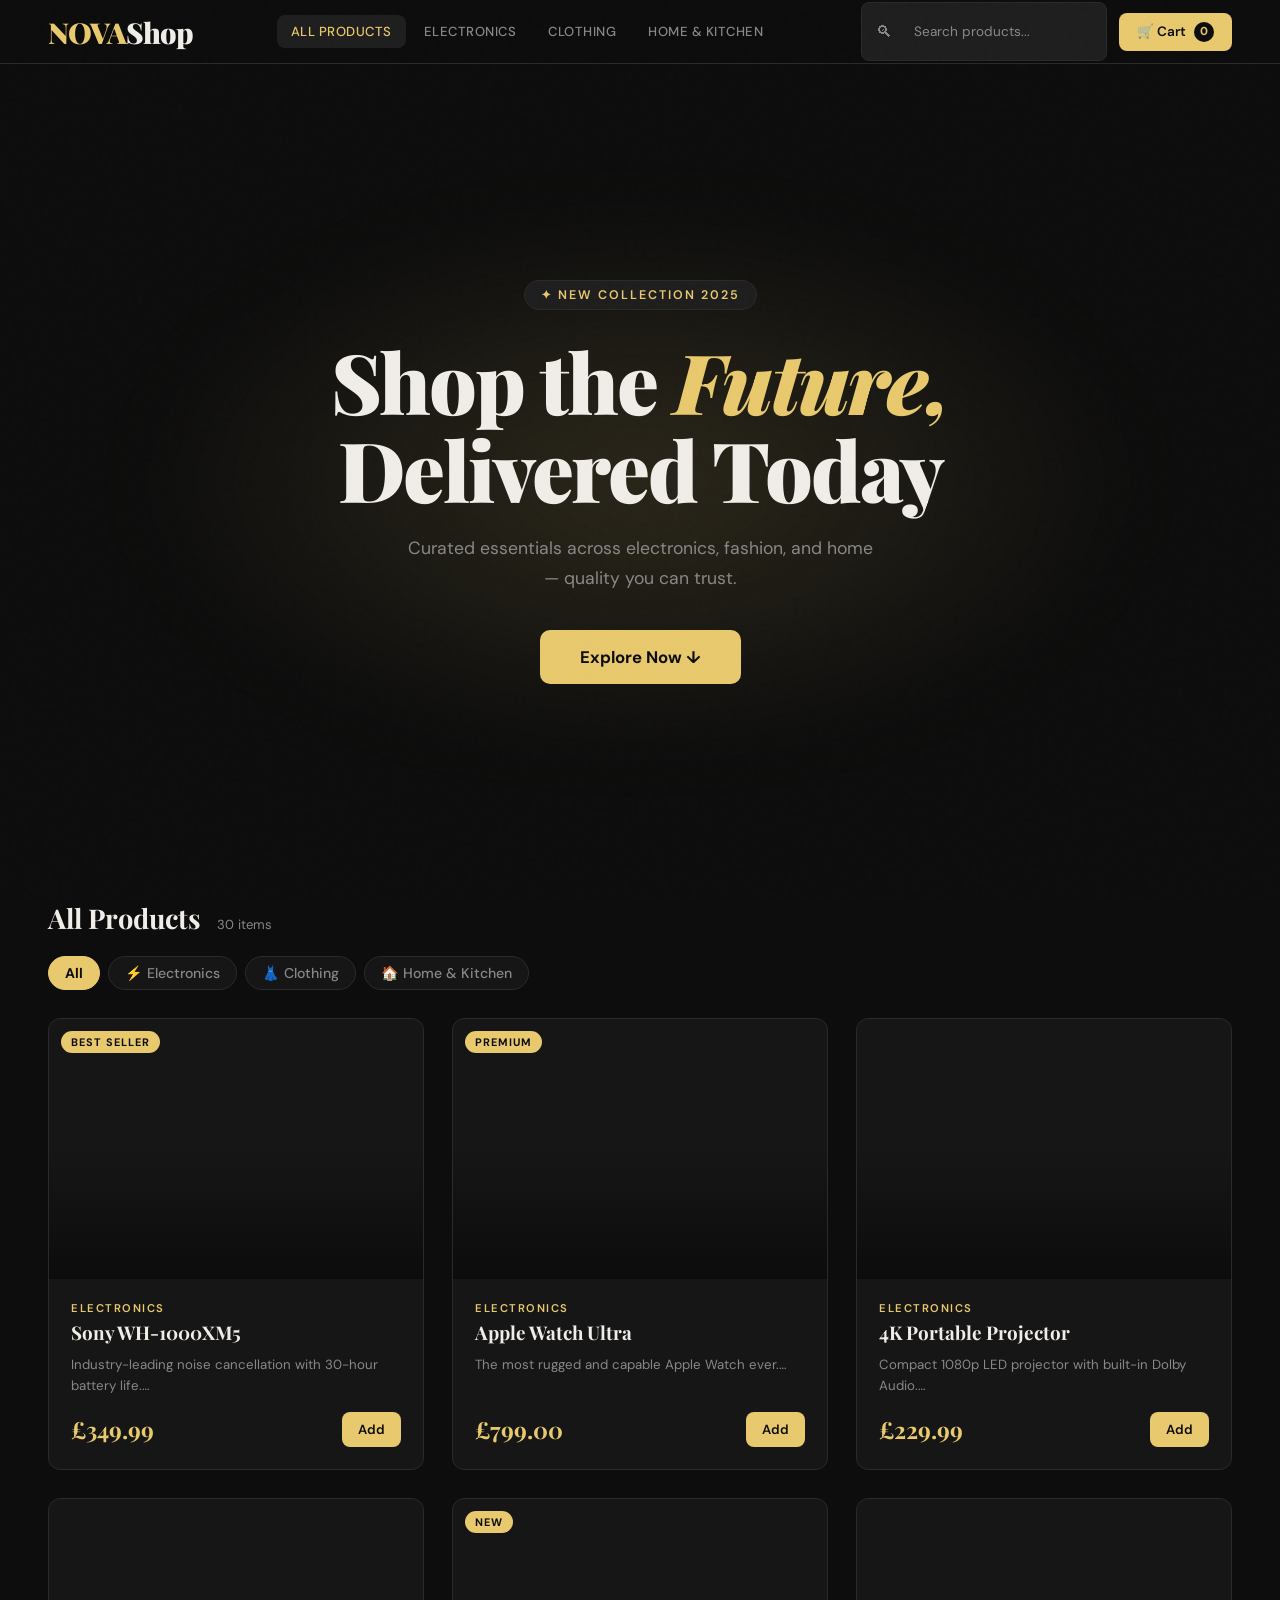
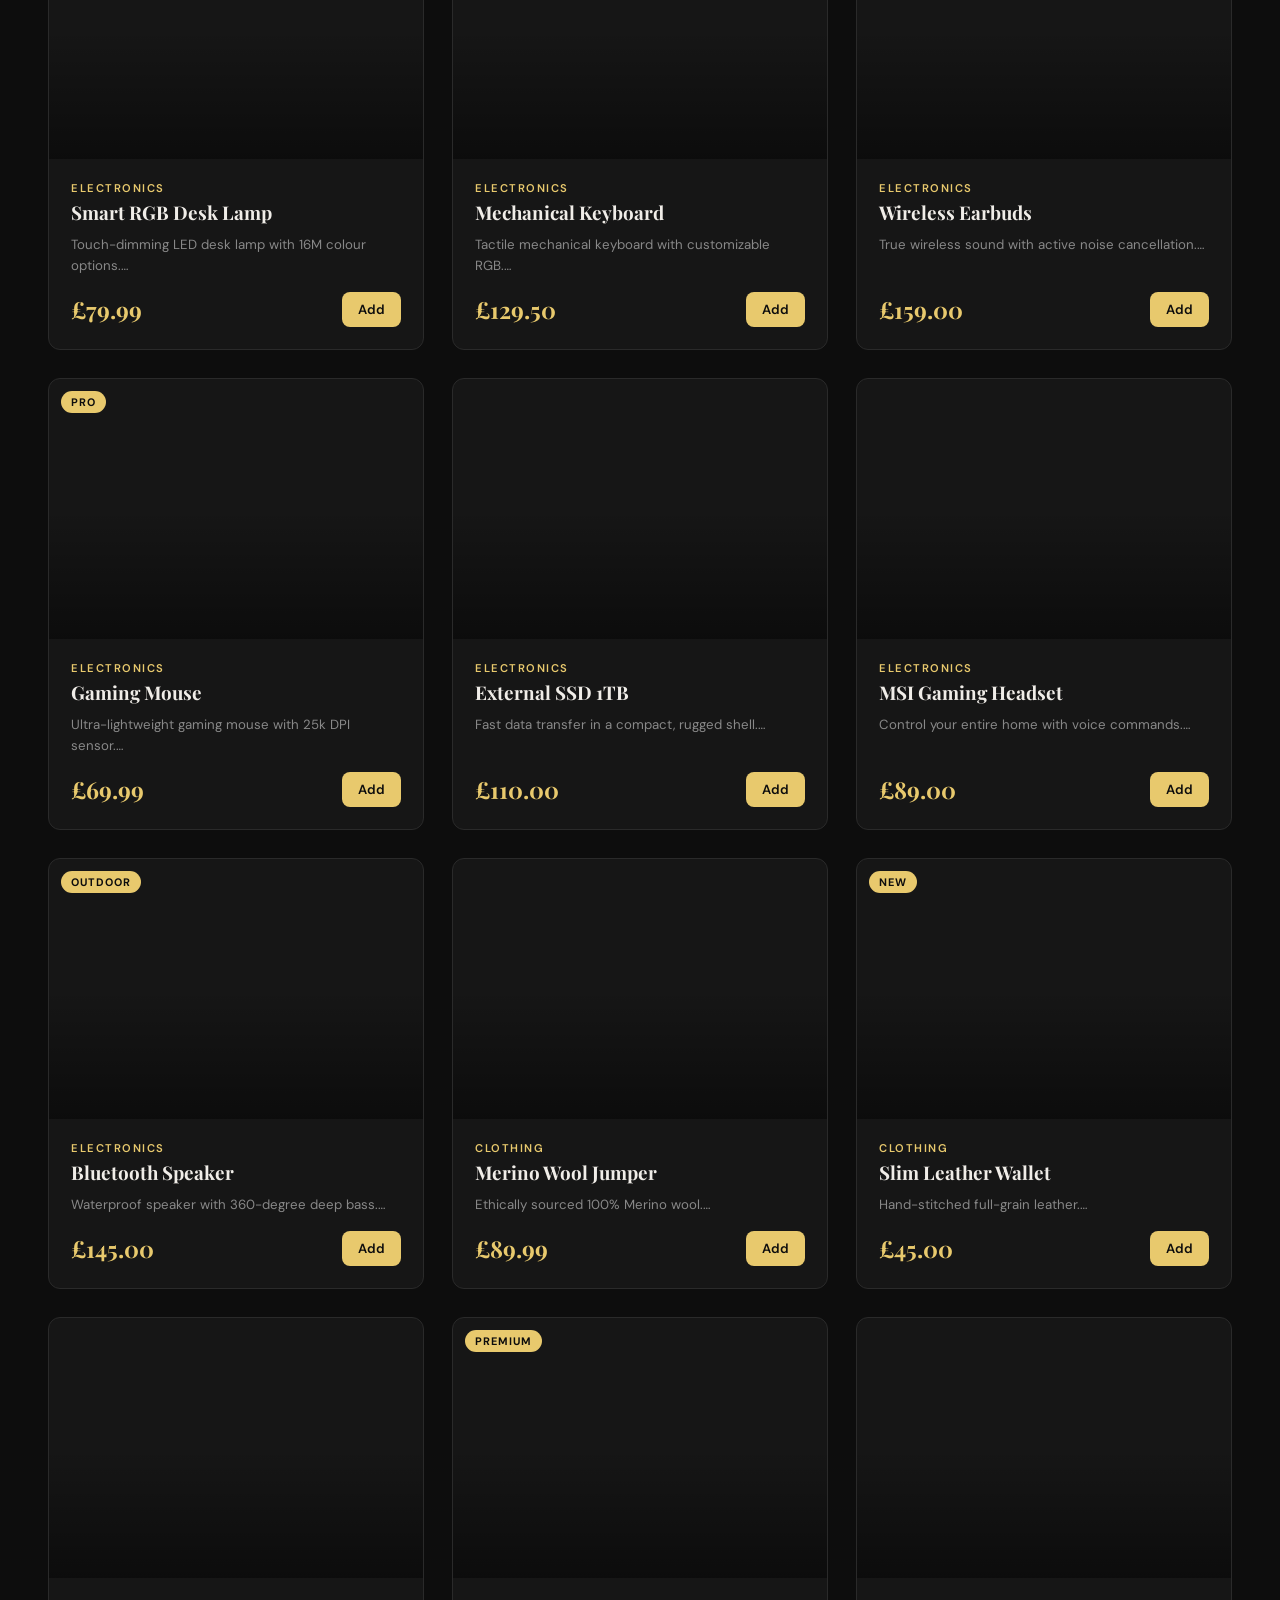
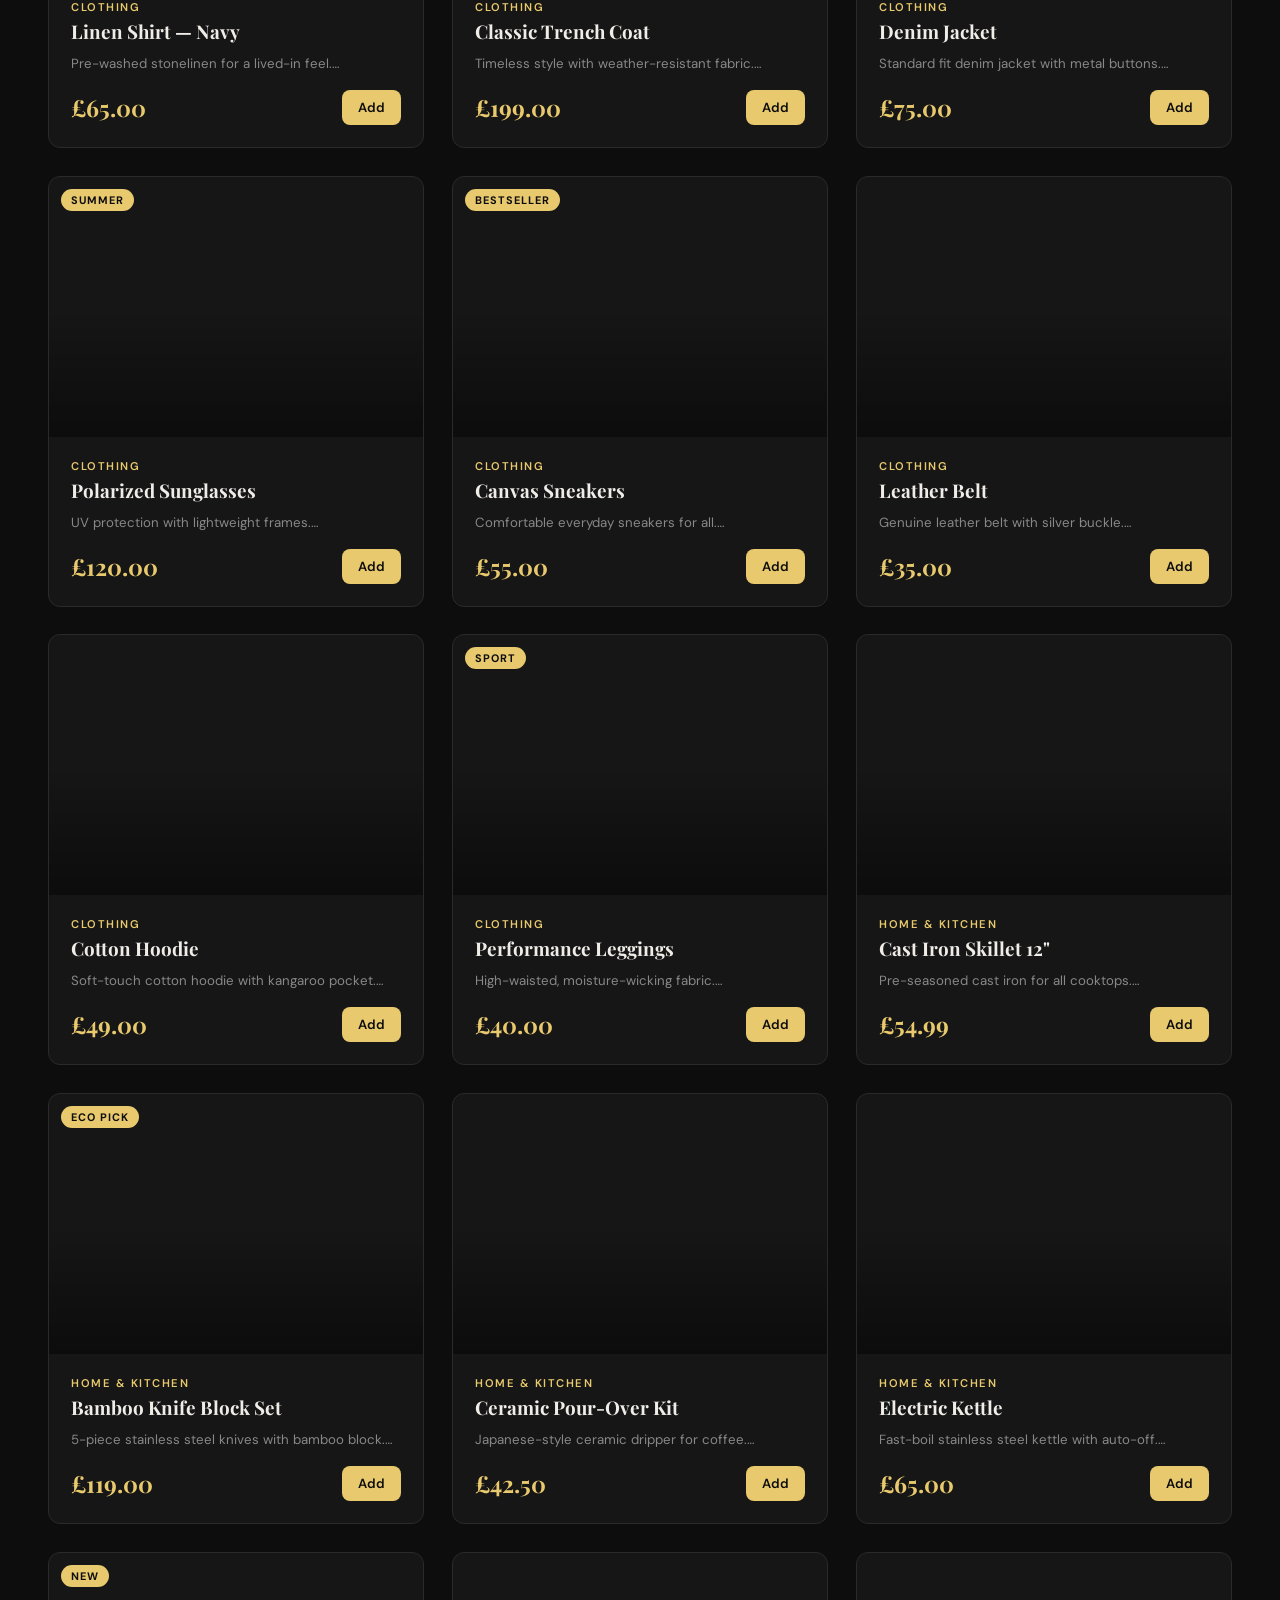
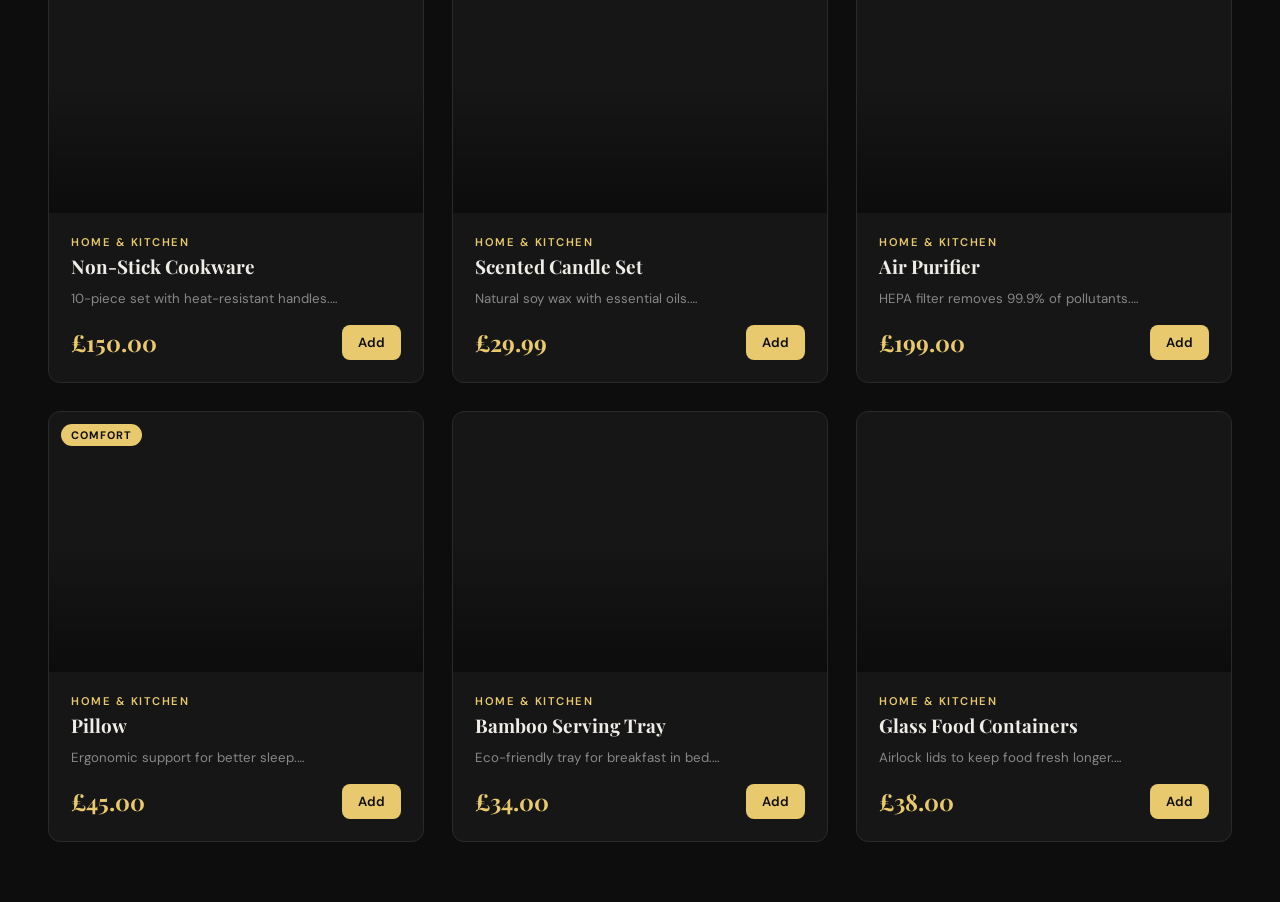
<file: new.html>
<!DOCTYPE html>
<html lang="en">
<head>
<meta charset="UTF-8">
<meta name="viewport" content="width=device-width, initial-scale=1.0">
<title>NOVA Shop — Modern Essentials</title>
<link href="https://fonts.googleapis.com/css2?family=Playfair+Display:wght@400;700;900&family=DM+Sans:wght@300;400;500;600&display=swap" rel="stylesheet">
<link rel="stylesheet" href="style.css">
</head>
<body>

<header>
  <div class="logo" onclick="showPage('home')">NOVA<span>Shop</span></div>
<nav>
<button class="nav-btn active" onclick="showPage('home'); filterCat('All'); scrollToProducts(); setActiveNav(this)">
    All Products
  </button>
  <button class="nav-btn" onclick="showPage('home'); filterCat('Electronics'); scrollToProducts(); setActiveNav(this)">Electronics</button>
  <button class="nav-btn" onclick="showPage('home'); filterCat('Clothing'); scrollToProducts(); setActiveNav(this)">Clothing</button>
  <button class="nav-btn" onclick="showPage('home'); filterCat('Home & Kitchen'); scrollToProducts(); setActiveNav(this)">Home & Kitchen</button>
</nav>
  <div class="header-right">
    <div class="search-bar">
      <span class="search-icon">🔍︎</span>
      <input type="text" id="searchInput" placeholder="Search products..." oninput="handleSearch(this.value)">
    </div>
    <button class="cart-btn" onclick="showPage('cart')">
      🛒 Cart <span class="cart-count" id="cartCount">0</span>
    </button>
  </div>
</header>

<!-- PRODUCT DETAIL MODAL -->
<div class="modal-overlay" id="modalOverlay" onclick="closeModal(event)">
  <div class="modal" style="position:relative;">
    <button class="modal-close" onclick="closeModal()">✕</button>
    <div class="modal-img" id="modalImg"></div>
    <div class="modal-body">
      <div class="modal-cat" id="modalCat"></div>
      <div class="modal-name" id="modalName"></div>
      <div class="modal-desc" id="modalDesc"></div>
      <div class="modal-footer">
        <div>
          <div class="modal-price" id="modalPrice"></div>
          <div class="modal-stock" id="modalStock"></div>
        </div>
        <button class="add-btn" id="modalAddBtn" style="font-size:0.95rem; padding:12px 24px;"> Add to Cart</button>
      </div>
    </div>
  </div>
</div>

<!-- TOAST -->
<div id="toast"></div>

<!-- HOME PAGE -->
<div class="page active" id="page-home">
  <div class="hero">
    <div class="hero-tag">✦ New Collection 2025</div>
    <h1>Shop the <em>Future,</em><br>Delivered Today</h1>
    <p>Curated essentials across electronics, fashion, and home — quality you can trust.</p>
    <button class="hero-cta" onclick="document.getElementById('products-section').scrollIntoView({behavior:'smooth'})">Explore Now ↓</button>
  </div>



  <div id="products-section">
    <div class="section-title" id="sectionTitle">All Products <span id="productCount"></span></div>
    <div class="filters" id="filters">
      <button class="filter-chip active" onclick="filterCat('All', this)">All</button>
      <button class="filter-chip" onclick="filterCat('Electronics', this)">⚡ Electronics</button>
      <button class="filter-chip" onclick="filterCat('Clothing', this)">👗 Clothing</button>
      <button class="filter-chip" onclick="filterCat('Home & Kitchen', this)">🏠 Home & Kitchen</button>
    </div>
    <div class="products-grid" id="productsGrid"></div>
  </div>
</div>

<!-- CART PAGE -->
<div class="page" id="page-cart">
  <div class="cart-container">
    <h2>Your Basket</h2>
    <div id="cartContent"></div>
  </div>
</div>

<!-- CHECKOUT PAGE -->
<div class="page" id="page-checkout">
  <div class="checkout-container">
    <h2>Checkout</h2>

    <div class="checkout-steps">
      <div class="step-indicator active" id="step1ind">
        <div class="step-num">1</div> Delivery
      </div>
      <div class="step-indicator" id="step2ind">
        <div class="step-num">2</div> Payment
      </div>
      <div class="step-indicator" id="step3ind">
        <div class="step-num">3</div> Review
      </div>
    </div>

    <div class="checkout-layout">
      <div id="checkoutForms">

        <!-- Step 1: Delivery -->
        <div class="form-panel" id="formStep1">
          <h3>📦 Delivery Information</h3>
          <div class="form-grid">
            <div class="form-group">
              <label>First Name</label>
              <input type="text" id="firstName" placeholder="John" required>
            </div>
            <div class="form-group">
              <label>Last Name</label>
              <input type="text" id="lastName" placeholder="Smith" required>
            </div>
            <div class="form-group full">
              <label>Email Address</label>
              <input type="email" id="email" placeholder="john@example.com" required>
            </div>
            <div class="form-group full">
              <label>Street Address</label>
              <input type="text" id="address" placeholder="123 Main Street" required>
            </div>
            <div class="form-group">
              <label>City</label>
              <input type="text" id="city" placeholder="London" required>
            </div>
            <div class="form-group">
              <label>Postcode</label>
              <input type="text" id="postcode" placeholder="SW1A 1AA" required>
            </div>
            <div class="form-group full">
              <label>Country</label>
              <select id="country">
                <option>United Kingdom</option>
                <option>United States</option>
                <option>Canada</option>
                <option>Australia</option>
                <option>Sri Lanka</option>
                <option>Other</option>
              </select>
            </div>
          </div>
          <div class="form-actions">
            <button class="btn-next" onclick="nextStep(1)">Continue to Payment →</button>
          </div>
          <div class="form-actions">
            <button class="btn-nextb" onclick="showPage('home')">← Back to Shopping </button>
          </div>
        </div>

        <!-- Step 2: Payment -->
        <div class="form-panel" id="formStep2" style="display:none;">
          <h3>💳 Payment Details</h3>
          <div class="card-display">
            <div class="card-chip">💳</div>
            <div class="card-number" id="displayCardNum">•••• •••• •••• ••••</div>
            <div class="card-meta">
              <div class="card-meta-item">Card Holder<div class="card-meta-val" id="displayCardName">FULL NAME</div></div>
              <div class="card-meta-item">Expires<div class="card-meta-val" id="displayExpiry">MM/YY</div></div>
            </div>
          </div>
          <div class="form-grid">
            <div class="form-group full">
              <label>Name on Card</label>
              <input type="text" id="cardName" placeholder="JOHN SMITH" oninput="document.getElementById('displayCardName').textContent=this.value||'FULL NAME'" required>
            </div>
            <div class="form-group full">
              <label>Card Number</label>
              <input type="text" id="cardNum" placeholder="1234 5678 9012 3456" maxlength="19"
                oninput="formatCardNum(this)" required>
            </div>
            <div class="form-group">
              <label>Expiry Date</label>
              <input type="text" id="expiry" placeholder="MM/YY" maxlength="5"
                oninput="formatExpiry(this)" required>
            </div>
            <div class="form-group">
              <label>CVV</label>
              <input type="password" id="cvv" placeholder="•••" maxlength="4" required>
            </div>
          </div>
          <div class="form-actions">
            <button class="btn-back" onclick="prevStep(2)">← Back</button>
            <button class="btn-next" onclick="nextStep(2)">Review Order →</button>
          </div>
        </div>

        <!-- Step 3: Review -->
        <div class="form-panel" id="formStep3" style="display:none;">
          <h3>✅ Review Your Order</h3>
          <div id="reviewDetails"></div>
          <div class="form-actions" style="margin-top:24px;">
            <button class="btn-back" onclick="prevStep(3)">← Back</button>
            <button class="btn-next" onclick="placeOrder()" style="background:#52c47a;">Place Order 🎉</button>
          </div>
        </div>

      </div>

      <!-- Order Summary Sidebar -->
      <div>
        <div class="order-summary" id="checkoutSummary"></div>
      </div>
    </div>
  </div>
</div>

<!-- CONFIRMATION PAGE -->
<div class="page" id="page-confirmation">
  <div class="confirmation">
    <div class="confirm-icon">✓</div>
    <h2>Order Placed!</h2>
    <p>Thank you for shopping with NOVAShop. Your order has been confirmed and is being processed.</p>
    <div class="order-ref" id="orderRef"></div>
    <div class="confirm-items" id="confirmItems"></div>
    <p style="font-size:0.85rem; color:var(--muted);">A confirmation will be sent to <strong id="confirmEmail" style="color:var(--text)"></strong></p>
    <button class="btn-home" onclick="goHome()">← Continue Shopping</button>
  </div>
</div>

<script src="script.js"></script>
</body>
</html>
</file>
<file: style.css>
/* ═══════════════════════════════════════════════════════════════
   RESPONSIVE E-COMMERCE STORE — Full Breakpoint System
   Breakpoints: Mobile <480px | Tablet 481-768px | Laptop 769-1024px | Desktop 1025px+
   ═══════════════════════════════════════════════════════════════ */

/* ── DESIGN TOKENS ─────────────────────────────────────────────── */
:root {
  --bg: #0d0d0d;
  --surface: #161616;
  --surface2: #1e1e1e;
  --border: #2a2a2a;
  --accent: #e8c96d;
  --accent2: #c4a84f;
  --text: #f0ede8;
  --muted: #888;
  --danger: #e05252;
  --success: #52c47a;
  --font-display: 'Playfair Display', serif;
  --font-body: 'DM Sans', sans-serif;
  --radius: 12px;
  --shadow: 0 8px 32px rgba(0,0,0,0.5);

  /* Fluid spacing scale */
  --space-xs: clamp(8px, 1vw, 12px);
  --space-sm: clamp(12px, 2vw, 20px);
  --space-md: clamp(20px, 3vw, 32px);
  --space-lg: clamp(28px, 4vw, 48px);
  --space-xl: clamp(40px, 6vw, 80px);

  /* Fluid header height */
  --header-h: 64px;
}

/* ── RESET & BASE ───────────────────────────────────────────────── */
*, *::before, *::after { margin: 0; padding: 0; box-sizing: border-box; }

html { scroll-behavior: smooth; font-size: 16px; }

body {
  background: var(--bg);
  color: var(--text);
  font-family: var(--font-body);
  min-height: 100vh;
  overflow-x: hidden;
  -webkit-font-smoothing: antialiased;
}

/* Noise overlay */
body::before {
  content: '';
  position: fixed;
  inset: 0;
  background-image: url("data:image/svg+xml,%3Csvg viewBox='0 0 200 200' xmlns='http://www.w3.org/2000/svg'%3E%3Cfilter id='n'%3E%3CfeTurbulence type='fractalNoise' baseFrequency='0.9' numOctaves='4' stitchTiles='stitch'/%3E%3C/filter%3E%3Crect width='100%25' height='100%25' filter='url(%23n)' opacity='0.04'/%3E%3C/svg%3E");
  pointer-events: none;
  z-index: 1000;
  opacity: 0.4;
}

img { max-width: 100%; display: block; }

/* ════════════════════════════════════════════════════════════════
   HEADER
   ════════════════════════════════════════════════════════════════ */
header {
  position: sticky;
  top: 0;
  z-index: 200;
  background: rgba(13,13,13,0.96);
  backdrop-filter: blur(20px);
  -webkit-backdrop-filter: blur(20px);
  border-bottom: 1px solid var(--border);
  padding: 0 clamp(16px, 4vw, 48px);
  display: flex;
  align-items: center;
  justify-content: space-between;
  height: var(--header-h);
  gap: 16px;
}

.logo {
  font-family: var(--font-display);
  font-size: clamp(1.3rem, 3vw, 1.8rem);
  font-weight: 900;
  letter-spacing: -1px;
  color: var(--accent);
  cursor: pointer;
  white-space: nowrap;
  flex-shrink: 0;
}
.logo span { color: var(--text); }

/* Desktop nav */
nav {
  display: flex;
  gap: 4px;
  flex-shrink: 0;
}

.nav-btn {
  background: none;
  border: none;
  color: var(--muted);
  font-family: var(--font-body);
  font-size: 0.82rem;
  font-weight: 500;
  padding: 8px 14px;
  border-radius: 8px;
  cursor: pointer;
  transition: all 0.2s;
  letter-spacing: 0.5px;
  text-transform: uppercase;
  white-space: nowrap;
}
.nav-btn:hover,
.nav-btn.active { color: var(--text); background: var(--surface2); }
.nav-btn.active  { color: var(--accent); }

/* Header right cluster */
.header-right {
  display: flex;
  align-items: center;
  gap: 12px;
  flex-shrink: 0;
}

/* Search bar */
.search-bar {
  display: flex;
  align-items: center;
  background: var(--surface2);
  border: 1px solid var(--border);
  border-radius: 8px;
  padding: 8px 14px;
  gap: 8px;
  transition: border-color 0.2s;
}
.search-bar:focus-within { border-color: var(--accent); }
.search-bar input {
  background: none;
  border: none;
  outline: none;
  color: var(--text);
  font-family: var(--font-body);
  font-size: 0.85rem;
  width: clamp(100px, 15vw, 200px);
  min-width: 0;
}
.search-bar input::placeholder { color: var(--muted); }
.search-icon { color: var(--muted); font-size: 1rem; flex-shrink: 0; }

/* Cart button */
.cart-btn {
  background: var(--accent);
  color: #0d0d0d;
  border: none;
  border-radius: 8px;
  padding: 9px 18px;
  font-family: var(--font-body);
  font-weight: 600;
  font-size: 0.85rem;
  cursor: pointer;
  display: flex;
  align-items: center;
  gap: 8px;
  transition: all 0.2s;
  white-space: nowrap;
  flex-shrink: 0;
}
.cart-btn:hover { background: var(--accent2); transform: translateY(-1px); }

.cart-count {
  background: #0d0d0d;
  color: var(--accent);
  border-radius: 50%;
  width: 20px;
  height: 20px;
  display: flex;
  align-items: center;
  justify-content: center;
  font-size: 0.72rem;
  font-weight: 700;
  flex-shrink: 0;
}

/* Mobile hamburger (hidden on desktop) */
.hamburger {
  display: none;
  flex-direction: column;
  gap: 5px;
  background: none;
  border: 1px solid var(--border);
  border-radius: 8px;
  padding: 8px 10px;
  cursor: pointer;
  flex-shrink: 0;
}
.hamburger span {
  display: block;
  width: 20px;
  height: 2px;
  background: var(--text);
  border-radius: 2px;
  transition: all 0.25s;
}

/* Mobile drawer nav */
.mobile-nav {
  display: none;
  flex-direction: column;
  position: fixed;
  top: var(--header-h);
  left: 0;
  right: 0;
  background: rgba(13,13,13,0.98);
  backdrop-filter: blur(20px);
  -webkit-backdrop-filter: blur(20px);
  border-bottom: 1px solid var(--border);
  z-index: 190;
  padding: 16px;
  gap: 8px;
  animation: slideDown 0.25s ease;
}
.mobile-nav.open { display: flex; }
@keyframes slideDown {
  from { opacity: 0; transform: translateY(-12px); }
  to   { opacity: 1; transform: translateY(0); }
}
.mobile-nav .nav-btn {
  width: 100%;
  text-align: left;
  padding: 12px 16px;
  font-size: 0.9rem;
}

/* ════════════════════════════════════════════════════════════════
   PAGES
   ════════════════════════════════════════════════════════════════ */
.page { display: none; }
.page.active { display: block; }

/* ════════════════════════════════════════════════════════════════
   HERO
   ════════════════════════════════════════════════════════════════ */
.hero {
  min-height: calc(100vh - var(--header-h));
  padding: clamp(40px, 8vh, 100px) clamp(16px, 5vw, 60px);
  text-align: center;
  position: relative;
  overflow: hidden;
  display: flex;
  flex-direction: column;
  align-items: center;
  justify-content: center;
}

.hero::after {
  content: '';
  position: absolute;
  top: 50%;
  left: 50%;
  transform: translate(-50%, -50%);
  width: 80vw;
  height: 60vh;
  background: radial-gradient(ellipse, rgba(232, 201, 109, 0.15) 0%, transparent 70%);
  pointer-events: none;
  z-index: -1;
  filter: blur(50px);
}

/* Staggered reveal animation */
.hero-tag,
.hero h1,
.hero p,
.hero-cta {
  animation: heroReveal 0.9s cubic-bezier(0.22, 1, 0.36, 1) forwards;
  opacity: 0;
}
.hero-tag  { animation-delay: 0.15s; }
.hero h1   { animation-delay: 0.3s;  }
.hero p    { animation-delay: 0.45s; }
.hero-cta  { animation-delay: 0.6s;  }

@keyframes heroReveal {
  from { opacity: 0; transform: translateY(28px); }
  to   { opacity: 1; transform: translateY(0);    }
}

.hero-tag {
  display: inline-block;
  background: var(--surface2);
  border: 1px solid var(--border);
  color: var(--accent);
  font-size: clamp(0.65rem, 1.5vw, 0.78rem);
  font-weight: 600;
  letter-spacing: 2px;
  text-transform: uppercase;
  padding: 6px 16px;
  border-radius: 100px;
  margin-bottom: clamp(16px, 3vh, 28px);
}

.hero h1 {
  font-family: var(--font-display);
  font-size: clamp(2rem, 7vw, 5.2rem);
  font-weight: 900;
  line-height: 1.05;
  letter-spacing: -2px;
  margin-bottom: clamp(14px, 2.5vh, 22px);
}
.hero h1 em { color: var(--accent); font-style: italic; }

.hero p {
  color: var(--muted);
  font-size: clamp(0.92rem, 2vw, 1.1rem);
  max-width: 480px;
  margin: 0 auto clamp(24px, 4vh, 40px);
  line-height: 1.7;
}

.hero-cta {
  background: var(--accent);
  color: #0d0d0d;
  border: none;
  border-radius: 10px;
  padding: clamp(12px, 2vh, 16px) clamp(24px, 4vw, 40px);
  font-family: var(--font-body);
  font-weight: 700;
  font-size: clamp(0.9rem, 2vw, 1.05rem);
  cursor: pointer;
  transition: all 0.25s;
}
.hero-cta:hover {
  background: var(--accent2);
  transform: translateY(-2px);
  box-shadow: 0 8px 24px rgba(232,201,109,0.28);
}

/* ════════════════════════════════════════════════════════════════
   FILTERS
   ════════════════════════════════════════════════════════════════ */
.filters {
  padding: 0 clamp(16px, 4vw, 48px) 28px;
  display: flex;
  gap: 8px;
  align-items: center;
  flex-wrap: wrap;
}

.filter-label {
  color: var(--muted);
  font-size: 0.78rem;
  font-weight: 600;
  letter-spacing: 1px;
  text-transform: uppercase;
  margin-right: 6px;
  white-space: nowrap;
}

.filter-chip {
  background: var(--surface);
  border: 1px solid var(--border);
  color: var(--muted);
  padding: 7px 16px;
  border-radius: 100px;
  font-size: clamp(0.78rem, 1.5vw, 0.88rem);
  font-weight: 500;
  cursor: pointer;
  transition: all 0.2s;
  font-family: var(--font-body);
  white-space: nowrap;
}
.filter-chip:hover  { border-color: var(--accent); color: var(--accent); }
.filter-chip.active { background: var(--accent); border-color: var(--accent); color: #0d0d0d; font-weight: 700; }

/* ════════════════════════════════════════════════════════════════
   PRODUCTS GRID
   ════════════════════════════════════════════════════════════════ */
#products-section { scroll-margin-top: calc(var(--header-h) + 20px); }

.section-title {
  padding: 0 clamp(16px, 4vw, 48px) 20px;
  font-family: var(--font-display);
  font-size: clamp(1.3rem, 3vw, 1.7rem);
  font-weight: 700;
}
.section-title span {
  color: var(--muted);
  font-family: var(--font-body);
  font-size: 0.82rem;
  font-weight: 400;
  margin-left: 10px;
}

.products-grid {
  display: grid;
  grid-template-columns: repeat(auto-fill, minmax(min(280px, 100%), 1fr));
  gap: clamp(16px, 2.5vw, 28px);
  padding: 0 clamp(16px, 4vw, 48px) 60px;
}

/* ── PRODUCT CARD ────────────────────────────────────────────────── */
.product-card {
  background: var(--surface);
  border: 1px solid var(--border);
  border-radius: var(--radius);
  overflow: hidden;
  transition: all 0.3s;
  cursor: pointer;
  position: relative;
  display: flex;
  flex-direction: column;
}
.product-card:hover {
  border-color: var(--accent);
  transform: translateY(-4px);
  box-shadow: var(--shadow);
}

.product-img {
  height: clamp(180px, 25vw, 260px);
  background-size: cover;
  background-position: center;
  position: relative;
  flex-shrink: 0;
}
.product-img::after {
  content: '';
  position: absolute;
  inset: 0;
  background: linear-gradient(to bottom, transparent 50%, rgba(0,0,0,0.45) 100%);
}

.product-badge {
  position: absolute;
  top: 12px; left: 12px;
  background: var(--accent);
  color: #0d0d0d;
  font-size: 0.68rem;
  font-weight: 700;
  letter-spacing: 1px;
  text-transform: uppercase;
  padding: 4px 10px;
  border-radius: 100px;
  z-index: 1;
}

.out-of-stock-badge {
  position: absolute;
  top: 12px; right: 12px;
  background: rgba(224,82,82,0.9);
  color: #fff;
  font-size: 0.68rem;
  font-weight: 700;
  letter-spacing: 1px;
  text-transform: uppercase;
  padding: 4px 10px;
  border-radius: 100px;
  z-index: 1;
}

.product-body {
  padding: clamp(14px, 2.5vw, 22px);
  display: flex;
  flex-direction: column;
  flex: 1;
}

.product-cat {
  font-size: 0.7rem;
  font-weight: 600;
  letter-spacing: 1.5px;
  text-transform: uppercase;
  color: var(--accent);
  margin-bottom: 6px;
}
.product-name {
  font-family: var(--font-display);
  font-size: clamp(1rem, 2vw, 1.18rem);
  font-weight: 700;
  margin-bottom: 8px;
  line-height: 1.3;
}
.product-desc {
  color: var(--muted);
  font-size: 0.83rem;
  line-height: 1.6;
  margin-bottom: 16px;
  flex: 1;
}
.product-footer {
  display: flex;
  align-items: center;
  justify-content: space-between;
  gap: 12px;
  flex-wrap: wrap;
}
.product-price {
  font-size: clamp(1.2rem, 3vw, 1.45rem);
  font-weight: 700;
  color: var(--accent);
  font-family: var(--font-display);
  white-space: nowrap;
}
.add-btn {
  background: var(--accent);
  color: #0d0d0d;
  border: none;
  border-radius: 8px;
  padding: 9px 16px;
  font-family: var(--font-body);
  font-weight: 600;
  font-size: 0.83rem;
  cursor: pointer;
  transition: all 0.2s;
  display: flex;
  align-items: center;
  gap: 5px;
  white-space: nowrap;
}
.add-btn:hover    { background: var(--accent2); transform: scale(1.04); }
.add-btn:disabled { background: var(--surface2); color: var(--muted); cursor: not-allowed; transform: none; }

/* ════════════════════════════════════════════════════════════════
   CART PAGE
   ════════════════════════════════════════════════════════════════ */
.cart-container {
  padding: var(--space-md) clamp(16px, 4vw, 48px);
  max-width: 1100px;
  margin: 0 auto;
}
.cart-container h2 {
  font-family: var(--font-display);
  font-size: clamp(1.7rem, 4vw, 2.4rem);
  font-weight: 900;
  margin-bottom: var(--space-md);
  letter-spacing: -1px;
}

.cart-layout {
  display: grid;
  grid-template-columns: 1fr 360px;
  gap: clamp(20px, 3vw, 36px);
  align-items: start;
}

.cart-items { display: flex; flex-direction: column; gap: 16px; }

.cart-item {
  background: var(--surface);
  border: 1px solid var(--border);
  border-radius: var(--radius);
  padding: clamp(14px, 2.5vw, 22px);
  display: grid;
  grid-template-columns: 80px 1fr auto;
  gap: clamp(12px, 2vw, 22px);
  align-items: center;
  transition: all 0.2s;
}

.cart-item-img {
  width: 80px;
  height: 80px;
  background: var(--surface2);
  border-radius: 8px;
  display: flex;
  align-items: center;
  justify-content: center;
  font-size: 2rem;
  flex-shrink: 0;
}
.cart-item-name {
  font-family: var(--font-display);
  font-size: clamp(0.92rem, 1.8vw, 1.05rem);
  font-weight: 700;
  margin-bottom: 4px;
}
.cart-item-cat {
  font-size: 0.72rem;
  color: var(--accent);
  font-weight: 600;
  letter-spacing: 1px;
  text-transform: uppercase;
  margin-bottom: 10px;
}

.qty-controls { display: flex; align-items: center; gap: 10px; flex-wrap: wrap; }

.qty-btn {
  width: 30px;
  height: 30px;
  border-radius: 6px;
  border: 1px solid var(--border);
  background: var(--surface2);
  color: var(--text);
  font-size: 1.1rem;
  cursor: pointer;
  display: flex;
  align-items: center;
  justify-content: center;
  transition: all 0.15s;
  font-family: var(--font-body);
  flex-shrink: 0;
}
.qty-btn:hover { border-color: var(--accent); color: var(--accent); }
.qty-val { font-weight: 700; min-width: 20px; text-align: center; }

.remove-btn {
  background: none;
  border: 1px solid var(--border);
  color: var(--muted);
  border-radius: 6px;
  padding: 6px 10px;
  cursor: pointer;
  font-size: 0.78rem;
  transition: all 0.15s;
  font-family: var(--font-body);
  margin-left: 8px;
}
.remove-btn:hover { border-color: var(--danger); color: var(--danger); }

.cart-item-right { text-align: right; }
.cart-item-price {
  font-size: clamp(1rem, 2.5vw, 1.2rem);
  font-weight: 700;
  color: var(--accent);
  font-family: var(--font-display);
  margin-bottom: 8px;
  white-space: nowrap;
}

/* ── ORDER SUMMARY ──────────────────────────────────────────────── */
.order-summary {
  background: var(--surface);
  border: 1px solid var(--border);
  border-radius: var(--radius);
  padding: clamp(20px, 3vw, 30px);
  position: sticky;
  top: calc(var(--header-h) + 20px);
}
.order-summary h3 {
  font-family: var(--font-display);
  font-size: clamp(1.1rem, 2.5vw, 1.35rem);
  font-weight: 700;
  margin-bottom: 22px;
  padding-bottom: 14px;
  border-bottom: 1px solid var(--border);
}
.summary-row {
  display: flex;
  justify-content: space-between;
  align-items: center;
  padding: 9px 0;
  font-size: 0.88rem;
  color: var(--muted);
}
.summary-row.total {
  font-size: clamp(1rem, 2vw, 1.2rem);
  font-weight: 700;
  color: var(--text);
  border-top: 1px solid var(--border);
  margin-top: 8px;
  padding-top: 14px;
}
.summary-row.total .val { color: var(--accent); font-family: var(--font-display); }

.checkout-btn {
  width: 100%;
  background: var(--accent);
  color: #0d0d0d;
  border: none;
  border-radius: 10px;
  padding: 15px;
  font-family: var(--font-body);
  font-weight: 700;
  font-size: 0.95rem;
  cursor: pointer;
  margin-top: 22px;
  transition: all 0.25s;
}
.checkout-btn:hover { background: var(--accent2); transform: translateY(-2px); box-shadow: 0 6px 20px rgba(232,201,109,0.3); }
.checkout-btn:disabled { background: var(--surface2); color: var(--muted); cursor: not-allowed; transform: none; box-shadow: none; }

.empty-cart { text-align: center; padding: 80px 20px; color: var(--muted); }
.empty-cart .icon { font-size: 4rem; margin-bottom: 20px; }
.empty-cart h3 {
  font-family: var(--font-display);
  font-size: clamp(1.3rem, 3vw, 1.7rem);
  margin-bottom: 12px;
  color: var(--text);
}

/* ════════════════════════════════════════════════════════════════
   CHECKOUT PAGE
   ════════════════════════════════════════════════════════════════ */
.checkout-container {
  padding: var(--space-md) clamp(16px, 4vw, 48px);
  max-width: 1100px;
  margin: 0 auto;
}
.checkout-container h2 {
  font-family: var(--font-display);
  font-size: clamp(1.7rem, 4vw, 2.4rem);
  font-weight: 900;
  margin-bottom: var(--space-md);
  letter-spacing: -1px;
}

.checkout-layout {
  display: grid;
  grid-template-columns: 1fr 340px;
  gap: clamp(20px, 3vw, 36px);
  align-items: start;
}

/* Step indicators */
.checkout-steps {
  display: flex;
  margin-bottom: 28px;
  background: var(--surface);
  border: 1px solid var(--border);
  border-radius: var(--radius);
  overflow: hidden;
}
.step-indicator {
  flex: 1;
  padding: clamp(10px, 2vw, 14px) clamp(10px, 2vw, 20px);
  display: flex;
  align-items: center;
  gap: 8px;
  font-size: clamp(0.72rem, 1.5vw, 0.85rem);
  font-weight: 600;
  color: var(--muted);
  border-right: 1px solid var(--border);
  white-space: nowrap;
  overflow: hidden;
}
.step-indicator:last-child { border-right: none; }
.step-indicator.active { color: var(--text); background: var(--surface2); }
.step-indicator.done   { color: var(--success); }

.step-num {
  width: 24px;
  height: 24px;
  border-radius: 50%;
  background: var(--surface2);
  display: flex;
  align-items: center;
  justify-content: center;
  font-size: 0.73rem;
  font-weight: 700;
  flex-shrink: 0;
}
.step-indicator.active .step-num { background: var(--accent); color: #0d0d0d; }
.step-indicator.done   .step-num { background: var(--success); color: #0d0d0d; }

/* Step label hidden on very small screens */
.step-label { overflow: hidden; text-overflow: ellipsis; }

/* Form panel */
.form-panel {
  background: var(--surface);
  border: 1px solid var(--border);
  border-radius: var(--radius);
  padding: clamp(20px, 3.5vw, 36px);
}
.form-panel h3 {
  font-family: var(--font-display);
  font-size: clamp(1.1rem, 2.5vw, 1.35rem);
  font-weight: 700;
  margin-bottom: 22px;
}

.form-grid {
  display: grid;
  grid-template-columns: 1fr 1fr;
  gap: 16px;
}
.form-group { display: flex; flex-direction: column; gap: 7px; }
.form-group.full { grid-column: 1 / -1; }

label {
  font-size: 0.78rem;
  font-weight: 600;
  color: var(--muted);
  letter-spacing: 0.5px;
  text-transform: uppercase;
}
/* ලෝඩින් සැකිල්ල තව ලස්සන කරමු */
.skeleton-card {
    height: 380px;
    background: linear-gradient(110deg, var(--surface2) 8%, #2a2a2a 18%, var(--surface2) 33%);
    background-size: 200% 100%;
    animation: shine 1.5s linear infinite;
    border-radius: 16px;
}

@keyframes shine {
    to { background-position-x: -200%; }
}

/* ප්‍රොඩක්ට් එක වැටෙද්දී එන smooth animation එක */
.product-card {
    animation: cardAppear 0.3s ease-out forwards;
    opacity: 0;
}

@keyframes cardAppear {
    from { 
        opacity: 0;
        transform: scale(0.98) translateY(5px);
    }
    to { 
        opacity: 1;
        transform: scale(1) translateY(0);
    }
}
input, select {
  background: var(--surface2);
  border: 1px solid var(--border);
  border-radius: 8px;
  padding: 12px 14px;
  color: var(--text);
  font-family: var(--font-body);
  font-size: 0.9rem;
  outline: none;
  transition: border-color 0.2s;
  width: 100%;
  min-width: 0;
}
input:focus, select:focus { border-color: var(--accent); }
select option { background: var(--surface2); }

.form-actions { display: flex; gap: 12px; margin-top: 26px; flex-wrap: wrap; }

.btn-back {
  background: var(--surface2);
  color: var(--text);
  border: 1px solid var(--border);
  border-radius: 10px;
  padding: 13px 22px;
  font-family: var(--font-body);
  font-weight: 600;
  cursor: pointer;
  transition: all 0.2s;
  white-space: nowrap;
}
.btn-back:hover { border-color: var(--accent); }

.btn-next {
  flex: 1;
  background: var(--accent);
  color: #0d0d0d;
  border: none;
  border-radius: 10px;
  padding: 13px;
  font-family: var(--font-body);
  font-weight: 700;
  font-size: 0.95rem;
  cursor: pointer;
  transition: all 0.25s;
  min-width: 120px;
}
.btn-next:hover { background: var(--accent2); }

.btn-nextb {
  flex: 1;
  background: none;
  border: 2px solid rgba(179,179,179,0.35);
  color: rgba(179,179,179,0.55);
  border-radius: 10px;
  padding: 13px;
  font-family: var(--font-body);
  font-weight: 700;
  font-size: 0.95rem;
  cursor: pointer;
  transition: all 0.25s;
  min-width: 120px;
}

/* Payment card mockup */
.card-display {
  background: linear-gradient(135deg, #1a1a2e 0%, #16213e 50%, #0f3460 100%);
  border-radius: 16px;
  padding: clamp(20px, 3vw, 28px);
  position: relative;
  overflow: hidden;
  margin-bottom: 24px;
  border: 1px solid rgba(255,255,255,0.1);
}
.card-display::before {
  content: '';
  position: absolute;
  top: -60%; right: -20%;
  width: 250px; height: 250px;
  background: radial-gradient(circle, rgba(232,201,109,0.15) 0%, transparent 70%);
}
.card-chip   { font-size: 1.8rem; margin-bottom: 20px; }
.card-number {
  font-size: clamp(1rem, 2.5vw, 1.2rem);
  letter-spacing: 4px;
  font-weight: 600;
  margin-bottom: 20px;
  color: rgba(255,255,255,0.9);
  word-break: break-all;
}
.card-meta { display: flex; gap: clamp(20px, 5vw, 40px); flex-wrap: wrap; }
.card-meta-item { font-size: 0.68rem; text-transform: uppercase; color: rgba(255,255,255,0.5); letter-spacing: 1px; }
.card-meta-val  { font-size: 0.9rem; font-weight: 600; color: rgba(255,255,255,0.9); margin-top: 4px; }

/* ════════════════════════════════════════════════════════════════
   ORDER CONFIRMATION
   ════════════════════════════════════════════════════════════════ */
.confirmation {
  max-width: 600px;
  margin: clamp(40px, 6vh, 80px) auto;
  text-align: center;
  padding: clamp(20px, 4vw, 48px);
}
.confirm-icon {
  width: clamp(72px, 12vw, 100px);
  height: clamp(72px, 12vw, 100px);
  background: rgba(82,196,122,0.15);
  border: 2px solid var(--success);
  border-radius: 50%;
  display: flex;
  align-items: center;
  justify-content: center;
  font-size: clamp(2rem, 5vw, 3rem);
  margin: 0 auto 28px;
  animation: popIn 0.5s cubic-bezier(0.34, 1.56, 0.64, 1);
}
@keyframes popIn {
  from { transform: scale(0); opacity: 0; }
  to   { transform: scale(1); opacity: 1; }
}
.confirmation h2 {
  font-family: var(--font-display);
  font-size: clamp(1.8rem, 5vw, 2.6rem);
  font-weight: 900;
  letter-spacing: -1px;
  margin-bottom: 14px;
}
.confirmation p { color: var(--muted); line-height: 1.7; margin-bottom: 10px; }

.order-ref {
  background: var(--surface);
  border: 1px solid var(--border);
  border-radius: 10px;
  padding: 18px 20px;
  margin: 24px 0;
  font-family: var(--font-display);
  font-size: clamp(1.1rem, 3vw, 1.35rem);
  letter-spacing: 2px;
  color: var(--accent);
  word-break: break-all;
}
.confirm-items {
  background: var(--surface);
  border: 1px solid var(--border);
  border-radius: var(--radius);
  padding: clamp(18px, 3vw, 26px);
  margin: 22px 0;
  text-align: left;
}
.confirm-items h4 { font-family: var(--font-display); margin-bottom: 14px; font-size: 1.05rem; }
.confirm-item-row {
  display: flex;
  justify-content: space-between;
  align-items: center;
  padding: 8px 0;
  border-bottom: 1px solid var(--border);
  font-size: 0.88rem;
  color: var(--muted);
  gap: 12px;
}
.confirm-item-row:last-child { border-bottom: none; }
.confirm-item-row .price { color: var(--accent); font-weight: 600; white-space: nowrap; }

.btn-home {
  background: var(--accent);
  color: #0d0d0d;
  border: none;
  border-radius: 10px;
  padding: 15px 38px;
  font-family: var(--font-body);
  font-weight: 700;
  font-size: 0.95rem;
  cursor: pointer;
  transition: all 0.25s;
  margin-top: 8px;
}
.btn-home:hover { background: var(--accent2); transform: translateY(-2px); box-shadow: 0 6px 20px rgba(232,201,109,0.3); }

/* ════════════════════════════════════════════════════════════════
   TOAST
   ════════════════════════════════════════════════════════════════ */
#toast {
  position: fixed;
  bottom: clamp(16px, 3vh, 32px);
  right: clamp(16px, 3vw, 32px);
  background: var(--surface2);
  border: 1px solid var(--border);
  border-radius: 10px;
  padding: 13px 22px;
  font-size: 0.88rem;
  font-weight: 500;
  z-index: 9999;
  transform: translateY(100px);
  opacity: 0;
  transition: all 0.3s cubic-bezier(0.34, 1.56, 0.64, 1);
  display: flex;
  align-items: center;
  gap: 10px;
  max-width: min(320px, calc(100vw - 32px));
}
#toast.show    { transform: translateY(0); opacity: 1; }
#toast.success { border-color: var(--success); }
#toast.error   { border-color: var(--danger); }

/* ════════════════════════════════════════════════════════════════
   PRODUCT DETAIL MODAL
   ════════════════════════════════════════════════════════════════ */
.modal-overlay {
  position: fixed;
  inset: 0;
  background: rgba(0,0,0,0.82);
  backdrop-filter: blur(8px);
  -webkit-backdrop-filter: blur(8px);
  z-index: 500;
  display: none;
  align-items: center;
  justify-content: center;
  padding: clamp(12px, 3vw, 24px);
  overflow-y: auto;
}
.modal-overlay.open { display: flex; }

.modal {
  background: var(--surface);
  border: 1px solid var(--border);
  border-radius: 20px;
  max-width: 640px;
  width: 100%;
  overflow: hidden;
  position: relative;
  animation: slideUp 0.3s cubic-bezier(0.34, 1.56, 0.64, 1);
  margin: auto;
}
@keyframes slideUp {
  from { transform: translateY(36px); opacity: 0; }
  to   { transform: translateY(0);    opacity: 1; }
}
.modal-img {
  height: clamp(180px, 30vw, 280px);
  background-size: cover;
  background-position: center;
}
.modal-body { padding: clamp(20px, 4vw, 36px); }
.modal-cat {
  color: var(--accent);
  font-size: 0.72rem;
  font-weight: 700;
  letter-spacing: 2px;
  text-transform: uppercase;
  margin-bottom: 8px;
}
.modal-name {
  font-family: var(--font-display);
  font-size: clamp(1.4rem, 4vw, 1.9rem);
  font-weight: 900;
  margin-bottom: 12px;
}
.modal-desc { color: var(--muted); line-height: 1.7; margin-bottom: 20px; font-size: 0.92rem; }
.modal-footer { display: flex; align-items: center; justify-content: space-between; gap: 16px; flex-wrap: wrap; }
.modal-price {
  font-family: var(--font-display);
  font-size: clamp(1.5rem, 4vw, 2.1rem);
  font-weight: 900;
  color: var(--accent);
  white-space: nowrap;
}
.modal-stock { font-size: 0.8rem; color: var(--muted); margin-top: 4px; }

.modal-close {
  position: absolute;
  top: 16px; right: 16px;
  background: var(--surface);
  border: 1px solid var(--border);
  color: var(--text);
  width: 36px; height: 36px;
  border-radius: 8px;
  cursor: pointer;
  font-size: 1.1rem;
  display: flex;
  align-items: center;
  justify-content: center;
  z-index: 2;
  transition: all 0.2s;
}
.modal-close:hover { border-color: var(--danger); color: var(--danger); }

/* ════════════════════════════════════════════════════════════════
   RESPONSIVE BREAKPOINTS
   ════════════════════════════════════════════════════════════════ */

/* ── LAPTOP  (769px – 1024px) ──────────────────────────────────── */
@media (max-width: 1024px) {
  .cart-layout,
  .checkout-layout { grid-template-columns: 1fr 300px; }

  .products-grid { grid-template-columns: repeat(auto-fill, minmax(240px, 1fr)); }

  .search-bar input { width: 140px; }
}

/* ── TABLET  (481px – 768px) ───────────────────────────────────── */
@media (max-width: 768px) {
  :root { --header-h: 60px; }


  nav,
  .search-bar { display: none; }
  .hamburger  { display: flex; }


  .cart-layout,
  .checkout-layout { grid-template-columns: 1fr; }


  .order-summary { position: static; }

  .products-grid {
    grid-template-columns: repeat(2, 1fr);
    gap: 14px;
  }


  .cart-item {
    grid-template-columns: 64px 1fr;
    grid-template-rows: auto auto;
  }
  .cart-item-right { grid-column: 2; text-align: left; }


  .form-grid { grid-template-columns: 1fr; }
  .form-group.full { grid-column: 1; }


  .step-label { display: none; }
  .step-indicator { justify-content: center; }
}

/* ── MOBILE  (≤ 480px) ─────────────────────────────────────────── */
@media (max-width: 480px) {
  :root { --header-h: 56px; }


  .products-grid { grid-template-columns: 1fr; gap: 14px; }


  .hero { min-height: 85vh; }
  .hero h1 { letter-spacing: -1px; }


  .filters {
    flex-wrap: nowrap;
    overflow-x: auto;
    padding-bottom: 20px;
    scrollbar-width: none;
    -ms-overflow-style: none;
  }
  .filters::-webkit-scrollbar { display: none; }
  .filter-label { display: none; }


  .cart-item {
    grid-template-columns: 60px 1fr;
    gap: 12px;
  }
  .cart-item-img { width: 60px; height: 60px; font-size: 1.6rem; }


  .form-actions { flex-direction: column-reverse; }
  .btn-back,
  .btn-next,
  .btn-nextb { width: 100%; flex: none; }


  #toast {
    left: 16px;
    right: 16px;
    max-width: none;
  }


  .modal-overlay { align-items: flex-end; padding: 0; }
  .modal {
    border-radius: 20px 20px 0 0;
    max-width: 100%;
    max-height: 90vh;
    overflow-y: auto;
  }


  .step-label { display: none; }
  .step-indicator { justify-content: center; padding: 12px 8px; }
}

/* ── LARGE DESKTOP (≥ 1400px) ──────────────────────────────────── */
@media (min-width: 1400px) {
  .products-grid {
    grid-template-columns: repeat(4, 1fr);
  }
  .cart-layout,
  .checkout-layout { grid-template-columns: 1fr 400px; }
}
</file>
